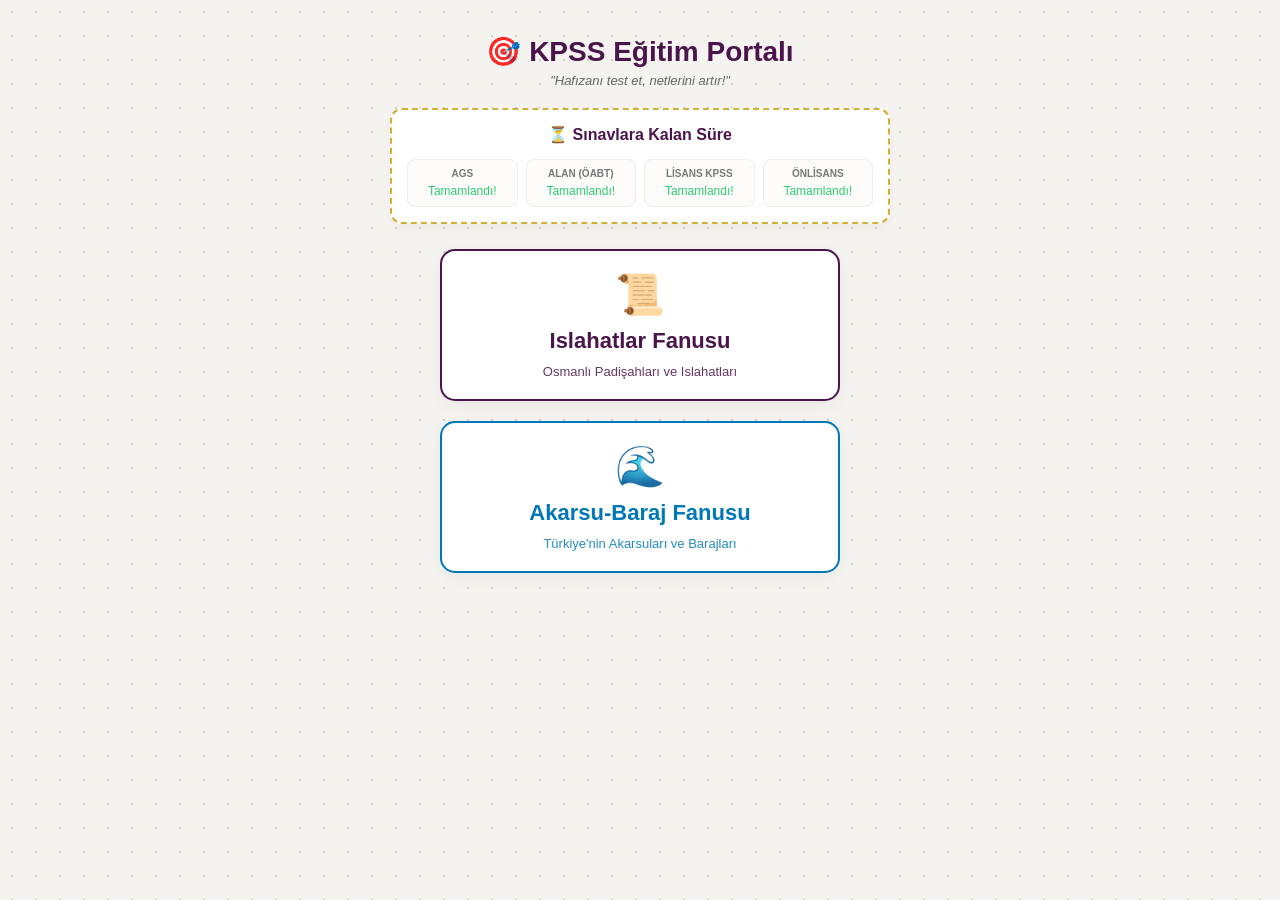
<file: index.html>
<!DOCTYPE html>
<html lang="tr">
<head>
    <meta charset="UTF-8">
    <meta name="viewport" content="width=device-width, initial-scale=1.0">
    <title>KPSS Eğitim Portalı</title>
    <link rel="icon" type="image/jpeg" href="https://pbs.twimg.com/profile_images/1626359005951795201/hZun5XbZ_400x400.jpg">
    <style>
        :root {
            --ottoman-purple: #4A154B; 
            --ottoman-gold: #D4AF37;
        }
        body {
            font-family: 'Segoe UI', Tahoma, Geneva, Verdana, sans-serif;
            background-color: #f5f3ef;
            background-image: radial-gradient(#d3cbbd 1.5px, transparent 1.5px);
            background-size: 24px 24px;
            margin: 0;
            padding: 15px;
            display: flex;
            flex-direction: column;
            align-items: center;
        }
        .header {
            text-align: center;
            margin-top: 20px;
            margin-bottom: 20px;
        }
        .header h1 {
            color: var(--ottoman-purple);
            font-size: 28px;
            margin: 0 0 5px 0;
        }
        .header p {
            color: #666;
            margin: 0;
            font-style: italic;
            font-size: 13px;
        }

        /* --- SAYAÇ TASARIMI --- */
        .countdown-wrapper {
            width: 100%;
            max-width: 500px;
            background: white;
            border: 2px dashed var(--ottoman-gold);
            border-radius: 12px;
            padding: 15px;
            text-align: center;
            margin-bottom: 25px;
            box-shadow: 0 4px 10px rgba(0,0,0,0.03);
            box-sizing: border-box;
        }
        .countdown-wrapper h2 {
            font-size: 16px; 
            color: var(--ottoman-purple); 
            margin: 0 0 15px 0;
        }
        .countdown-grid {
            display: grid;
            grid-template-columns: repeat(4, 1fr);
            gap: 8px;
        }
        .countdown-card {
            background: #fdfcfa;
            border: 1px solid #eee;
            border-radius: 8px;
            padding: 8px 4px;
            display: flex;
            flex-direction: column;
            justify-content: center;
        }
        .countdown-card .exam-name {
            font-size: 10px;
            font-weight: 800;
            color: #777;
            margin-bottom: 5px;
        }
        .countdown-card .timer {
            font-size: 15px;
            color: var(--ottoman-purple);
        }

        /* --- OYUN MENÜSÜ TASARIMI --- */
        .portal-container {
            display: flex;
            flex-direction: column;
            align-items: center;
            width: 100%;
            gap: 20px;
        }
        .game-card {
            background: white;
            border: 2px solid var(--ottoman-purple);
            border-radius: 15px;
            padding: 20px;
            width: 100%;
            max-width: 400px;
            text-align: center;
            cursor: pointer;
            transition: all 0.3s ease;
            text-decoration: none;
            color: var(--ottoman-purple);
            box-shadow: 0 4px 15px rgba(0,0,0,0.05);
            box-sizing: border-box;
        }
        .game-card:hover {
            transform: translateY(-5px);
            background-color: var(--ottoman-purple);
            color: white;
        }
        .game-card h2 { margin: 0 0 10px 0; font-size: 22px; }
        .game-card p { margin: 0; font-size: 13px; opacity: 0.85; }
        
        /* Coğrafya Butonuna Özel Renk */
        .coğrafya-card { border-color: #0077b6; color: #0077b6; }
        .coğrafya-card:hover { background-color: #0077b6; color: white; }

        /* Mobil Uyum İçin Sayaç Kırılımı */
        @media (max-width: 450px) {
            .countdown-grid { grid-template-columns: repeat(2, 1fr); }
        }
    </style>
</head>
<body>

    <div class="header">
        <h1>🎯 KPSS Eğitim Portalı</h1>
        <p>"Hafızanı test et, netlerini artır!"</p>
    </div>

    <div class="countdown-wrapper">
        <h2>⏳ Sınavlara Kalan Süre</h2>
        <div class="countdown-grid">
            <div class="countdown-card">
                <span class="exam-name">AGS</span>
                <span class="timer" id="timer-ags">...</span>
            </div>
            <div class="countdown-card">
                <span class="exam-name">ALAN (ÖABT)</span>
                <span class="timer" id="timer-alan">...</span>
            </div>
            <div class="countdown-card">
                <span class="exam-name">LİSANS KPSS</span>
                <span class="timer" id="timer-lisans">...</span>
            </div>
            <div class="countdown-card">
                <span class="exam-name">ÖNLİSANS</span>
                <span class="timer" id="timer-onlisans">...</span>
            </div>
        </div>
    </div>

    <div class="portal-container">
        <a href="/tarih/islahatlar.html" class="game-card">
            <div style="font-size: 40px; margin-bottom: 10px;">📜</div>
            <h2>Islahatlar Fanusu</h2>
            <p>Osmanlı Padişahları ve Islahatları</p>
        </a>

        <a href="/cografya/baraj.html" class="game-card coğrafya-card">
            <div style="font-size: 40px; margin-bottom: 10px;">🌊</div>
            <h2>Akarsu-Baraj Fanusu</h2>
            <p>Türkiye'nin Akarsuları ve Barajları</p>
        </a>
    </div>

    <script>
        // 2026 ÖSYM Takvimi - Milisaniye Çevirimi
        const examDates = {
            ags: new Date("July 12, 2026 10:15:00").getTime(),
            alan: new Date("July 12, 2026 10:15:00").getTime(),
            lisans: new Date("September 6, 2026 10:15:00").getTime(),
            onlisans: new Date("October 4, 2026 10:15:00").getTime()
        };

        function updateCounters() {
            const now = new Date().getTime();

            for (const [exam, date] of Object.entries(examDates)) {
                const distance = date - now;
                const element = document.getElementById(`timer-${exam}`);

                if (distance < 0) {
                    element.innerHTML = "Tamamlandı!";
                    element.style.color = "#2ecc71"; // Sınav bittiğinde yeşil olur
                    element.style.fontSize = "12px";
                } else {
                    const days = Math.floor(distance / (1000 * 60 * 60 * 24));
                    element.innerHTML = `<strong>${days}</strong> Gün`;
                }
            }
        }

        // Sayfa yüklendiğinde hesapla ve yazdır
        updateCounters();
        // Gün döngüleri için her 1 saatte bir arka planda rakamları kontrol et
        setInterval(updateCounters, 1000 * 60 * 60);
    </script>
</body>
</html>
</file>
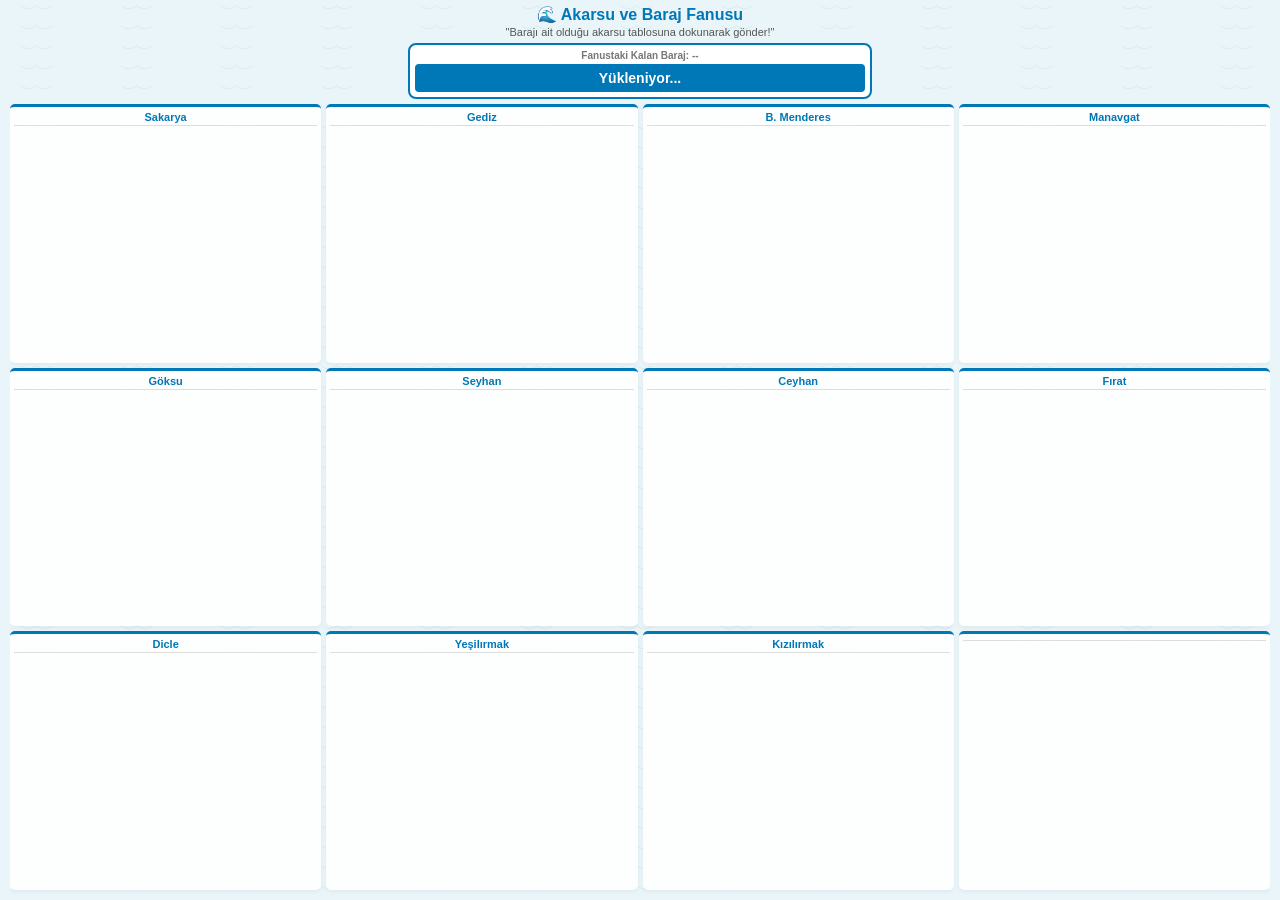
<file: cografya/baraj.html>
<!DOCTYPE html>
<html lang="tr">
<head>
    <meta charset="UTF-8">
    <meta name="viewport" content="width=device-width, initial-scale=1.0">
    <title>Akarsu - Baraj Fanusu</title>
    <link rel="stylesheet" href="baraj_style.css">
</head>
<body>
    <div class="header">
        <h1>🌊 Akarsu ve Baraj Fanusu</h1>
        <p>"Barajı ait olduğu akarsu tablosuna dokunarak gönder!"</p>
    </div>

    <div class="fanus-container" id="fanus-container">
        <div class="fanus-title" id="fanus-status">Fanustaki Kalan Baraj: --</div>
        <div class="islahat-card" id="current-card">Yükleniyor...</div>
    </div>

    <div class="akarsular-grid">
        <div class="akarsu-column" onclick="placeCard(0)"><div class="akarsu-name">Sakarya</div><div class="placed-cards-container" id="container-0"></div></div>
        <div class="akarsu-column" onclick="placeCard(1)"><div class="akarsu-name">Gediz</div><div class="placed-cards-container" id="container-1"></div></div>
        <div class="akarsu-column" onclick="placeCard(2)"><div class="akarsu-name">B. Menderes</div><div class="placed-cards-container" id="container-2"></div></div>
        <div class="akarsu-column" onclick="placeCard(3)"><div class="akarsu-name">Manavgat</div><div class="placed-cards-container" id="container-3"></div></div>
        
        <div class="akarsu-column" onclick="placeCard(4)"><div class="akarsu-name">Göksu</div><div class="placed-cards-container" id="container-4"></div></div>
        <div class="akarsu-column" onclick="placeCard(5)"><div class="akarsu-name">Seyhan</div><div class="placed-cards-container" id="container-5"></div></div>
        <div class="akarsu-column" onclick="placeCard(6)"><div class="akarsu-name">Ceyhan</div><div class="placed-cards-container" id="container-6"></div></div>
        <div class="akarsu-column" onclick="placeCard(7)"><div class="akarsu-name">Fırat</div><div class="placed-cards-container" id="container-7"></div></div>
        
        <div class="akarsu-column" onclick="placeCard(8)"><div class="akarsu-name">Dicle</div><div class="placed-cards-container" id="container-8"></div></div>
        <div class="akarsu-column" onclick="placeCard(9)"><div class="akarsu-name">Yeşilırmak</div><div class="placed-cards-container" id="container-9"></div></div>
        <div class="akarsu-column" onclick="placeCard(10)"><div class="akarsu-name">Kızılırmak</div><div class="placed-cards-container" id="container-10"></div></div>
        <div class="akarsu-column" onclick="placeCard(11)"><div class="akarsu-name">
</file>
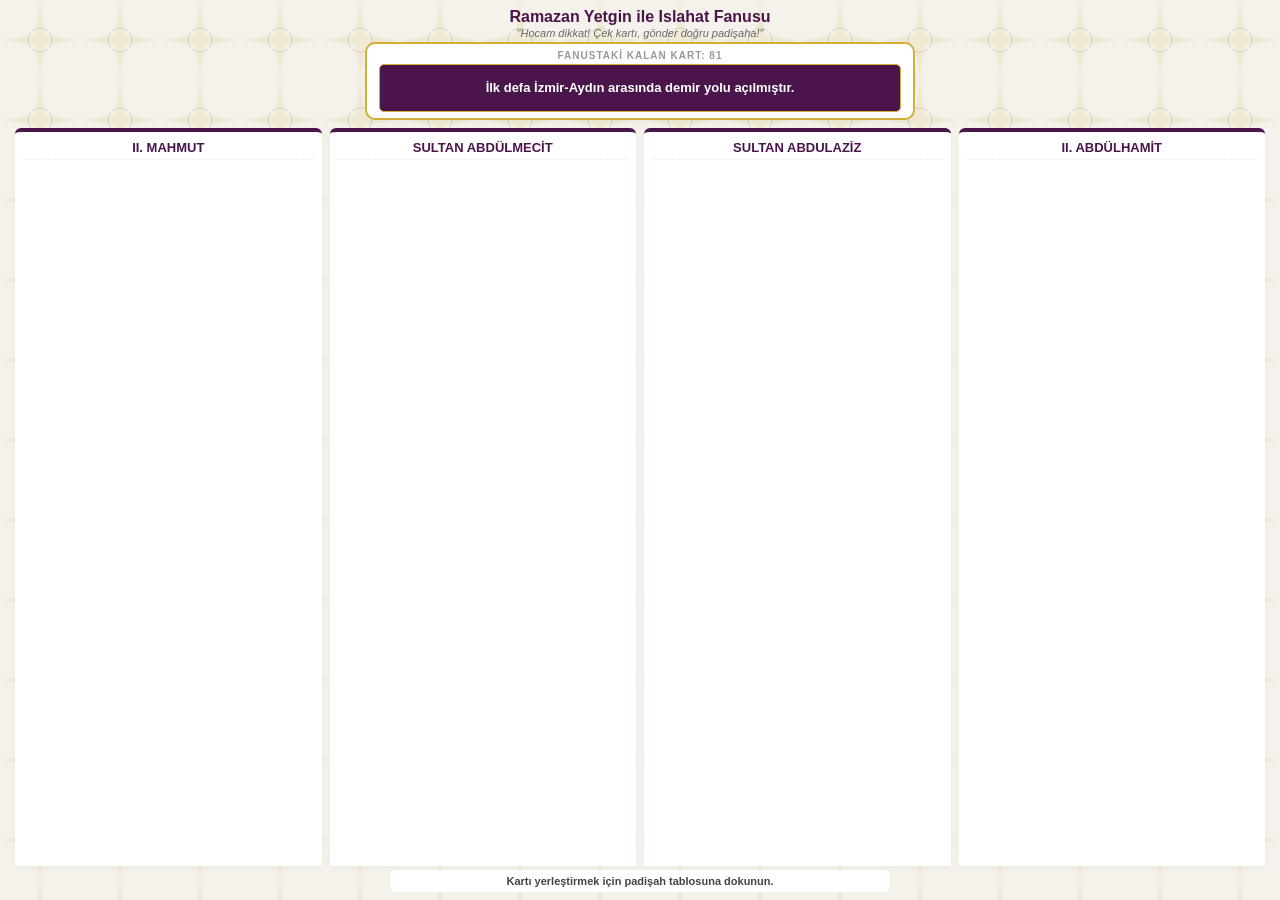
<file: tarih/islahatlar.html>
<!DOCTYPE html>
<html lang="tr">
<head>
    <meta charset="UTF-8">
    <meta name="viewport" content="width=device-width, initial-scale=1.0">
    <title>Islahat Fanusu</title>
    <link rel="icon" type="image/jpeg" href="/ry_kpss.jpg">
    <link rel="stylesheet" href="style.css">
</head>
<body>

    <div class="header">
        <h1>Ramazan Yetgin ile Islahat Fanusu</h1>
        <p>"Hocam dikkat! Çek kartı, gönder doğru padişaha!"</p>
    </div>

    <div class="fanus-container" id="fanus-container">
        <div class="fanus-title" id="fanus-status">Fanustaki Kalan Kart: --</div>
        <div class="islahat-card" id="current-card">
            </div>
    </div>

    <div class="padişahlar-grid">
        <div class="padişah-column" onclick="placeCard(0)">
            <div class="padişah-name">II. MAHMUT</div>
            <div class="placed-cards-container" id="container-0"></div>
        </div>

        <div class="padişah-column" onclick="placeCard(1)">
            <div class="padişah-name">SULTAN ABDÜLMECİT</div>
            <div class="placed-cards-container" id="container-1"></div>
        </div>

        <div class="padişah-column" onclick="placeCard(2)">
            <div class="padişah-name">SULTAN ABDULAZİZ</div>
            <div class="placed-cards-container" id="container-2"></div>
        </div>

        <div class="padişah-column" onclick="placeCard(3)">
            <div class="padişah-name">II. ABDÜLHAMİT</div>
            <div class="placed-cards-container" id="container-3"></div>
        </div>
    </div>

    <div class="action-container">
        <div class="status-info" id="game-info">Kartı yerleştirmek için padişah tablosuna dokunun.</div>
        <button class="btn" id="restart-btn" onclick="initGame()">Fanusu Yeniden Doldur ve Karıştır</button>
    </div>

    <script src="islahat.js"></script>
</body>
</html>
</file>
<file: cografya/baraj_style.css>
:root {
    --water-blue: #0077b6; 
    --nature-green: #2a9d8f;
    --correct-green: #2ecc71;
    --wrong-red: #e74c3c;
    --bg-color: #e9f5f8;
}

html, body { height: 100%; margin: 0; padding: 0; overflow: hidden; }

body {
    font-family: 'Segoe UI', sans-serif;
    background-color: var(--bg-color);
    display: flex;
    flex-direction: column;
    background-image: url("data:image/svg+xml,%3Csvg xmlns='http://www.w3.org/2000/svg' width='100' height='20' viewBox='0 0 100 20'%3E%3Cpath d='M21.1,5.8c0,0,3.9,3,7.8,3s7.8-3,7.8-3s3.9,3,7.8,3s7.8-3,7.8-3' fill='none' stroke='%230077b6' stroke-width='0.5' opacity='0.15'/%3E%3C/svg%3E");
    padding: 5px 10px;
    box-sizing: border-box;
}

.header h1 { color: var(--water-blue); font-size: 16px; margin: 0 0 2px 0; text-align: center; }
.header p { font-size: 11px; text-align: center; color: #555; margin: 0 0 5px 0; }

.fanus-container {
    background: white; border: 2px solid var(--water-blue);
    border-radius: 8px; padding: 5px; text-align: center;
    margin: 0 auto 5px auto; width: 100%; max-width: 450px; flex-shrink: 0;
}

.fanus-title { font-size: 10px; color: #777; font-weight: bold; margin-bottom: 3px; }
.islahat-card { background-color: var(--water-blue); color: white; padding: 6px; border-radius: 4px; font-size: 14px; font-weight: bold; }

/* 12'Lİ KOMPAKT IZGARA SİSTEMİ */
.akarsular-grid {
    display: grid;
    grid-template-columns: repeat(4, 1fr); /* Masaüstünde 4 yan yana */
    gap: 5px;
    flex-grow: 1;
    overflow-y: auto; /* Ekran küçülürse aşağı kaydırma izni */
    padding-bottom: 5px;
    scrollbar-width: none;
}
.akarsular-grid::-webkit-scrollbar { display: none; }

.akarsu-column {
    background-color: rgba(255, 255, 255, 0.9);
    border-top: 3px solid var(--water-blue);
    border-radius: 5px;
    padding: 4px;
    display: flex;
    flex-direction: column;
    cursor: pointer;
    box-shadow: 0 2px 4px rgba(0,0,0,0.05);
    min-height: 80px; /* En az yüksekliği kısalttık */
}

.akarsu-name {
    font-size: 11px; font-weight: bold; color: var(--water-blue);
    text-align: center; margin-bottom: 4px; border-bottom: 1px solid #ddd; padding-bottom: 2px;
}

.placed-cards-container { display: flex; flex-direction: column; gap: 2px; }

.placed-card {
    background-color: #023e8a; color: white; padding: 3px 4px;
    border-radius: 2px; font-size: 9px; text-align: center;
    line-height: 1.1;
}

.placed-card.correct { background-color: var(--correct-green) !important; }
.placed-card.wrong { background-color: var(--wrong-red) !important; }

.action-container { text-align: center; flex-shrink: 0; padding-top: 4px; }
.status-info { font-size: 11px; font-weight: bold; background: white; padding: 4px; border-radius: 4px; margin-bottom: 4px;}
.btn { background-color: var(--water-blue); color: white; border: none; padding: 6px 12px; font-size: 12px; border-radius: 4px; cursor: pointer; display: none; margin: 0 auto;}
.back-link { text-decoration: none; color: var(--water-blue); font-size: 11px; font-weight: bold; }

/* EKRAN KÜÇÜLDÜKÇE DEVREYE GİRECEK KURALLAR */
@media (max-width: 800px) {
    .akarsular-grid { grid-template-columns: repeat(3, 1fr); } /* Tablette 3 yan yana */
}
@media (max-width: 500px) {
    .akarsular-grid { grid-template-columns: repeat(2, 1fr); } /* Mobilde 2 yan yana */
    .akarsu-column { min-height: 70px; }
}
</file>
<file: tarih/style.css>
:root {
    --ottoman-purple: #4A154B; 
    --ottoman-gold: #D4AF37;
    --correct-green: #2ecc71;
    --wrong-red: #e74c3c;
    --bg-color: #f5f3ef;
    --padişah-bg: #ffffff;
}

html, body {
    height: 100%;
    margin: 0;
    padding: 0;
    overflow: hidden; /* Ana sayfanın aşağı kaymasını (global scrollbar) tamamen engeller */
}

body {
    font-family: 'Segoe UI', Tahoma, Geneva, Verdana, sans-serif;
    background-color: #f5f2eb; /* Tarihi ferman / parşömen zemin rengi */
    display: flex;
    flex-direction: column;
    /* Osmanlı Yıldızı ve Çini Motifi (Özel Kodlanmış Arka Plan) */
    background-image: url("data:image/svg+xml,%3Csvg xmlns='http://www.w3.org/2000/svg' width='80' height='80' viewBox='0 0 80 80'%3E%3Cpath d='M40 0 L45 35 L80 40 L45 45 L40 80 L35 45 L0 40 L35 35 Z' fill='%23D4AF37' fill-opacity='0.12'/%3E%3Ccircle cx='40' cy='40' r='12' fill='none' stroke='%234A154B' stroke-width='1' stroke-opacity='0.15'/%3E%3C/svg%3E");
    background-size: 80px 80px;
    user-select: none;
    box-sizing: border-box;
    padding: 8px 15px;
}

/* Küçültülmüş Üst Başlık Alanı */
.header {
    text-align: center;
    margin-bottom: 3px;
    flex-shrink: 0; /* Elemanın dikeyde büzüşmesini önler */
}

.header h1 {
    color: var(--ottoman-purple);
    margin: 0 0 1px 0;
    font-size: 16px; /* Başlık alanı daraltıldı */
    font-weight: 800;
}

.header p {
    color: #666;
    margin: 0;
    font-style: italic;
    font-size: 11px;
}

/* Küçültülmüş Fanus Alanı */
.fanus-container {
    background: white;
    border: 2px solid var(--ottoman-gold);
    border-radius: 10px;
    width: 100%;
    max-width: 550px;
    padding: 6px 12px;
    text-align: center;
    box-shadow: 0 3px 10px rgba(0,0,0,0.03);
    margin: 0 auto 8px auto;
    box-sizing: border-box;
    flex-shrink: 0;
}

.fanus-title {
    font-size: 10px;
    text-transform: uppercase;
    letter-spacing: 1px;
    color: #999;
    margin-bottom: 3px;
    font-weight: bold;
}

.islahat-card {
    background-color: var(--ottoman-purple);
    color: white;
    padding: 8px 12px;
    border-radius: 5px;
    font-size: 13px;
    font-weight: 600;
    line-height: 1.3;
    min-height: 30px;
    display: flex;
    align-items: center;
    justify-content: center;
    border: 1px solid var(--ottoman-gold);
}

/* Maksimum Boyutlu Ana Oyun Alanı - Ekranın Kalan Tüm Boşluğunu Doldurur */
.padişahlar-grid {
    display: grid;
    grid-template-columns: repeat(4, 1fr); /* Masaüstünde 4 padişah yan yana */
    gap: 8px;
    width: 100%;
    flex-grow: 1; /* Tabloları dikeyde en alta kadar esnetir */
    margin-bottom: 4px;
    min-height: 0; /* İçerideki kaydırma yapısının (overflow) çalışması için kritik ayar */
}

/* Padişah Sütunları */
.padişah-column {
    background-color: var(--padişah-bg);
    border-top: 4px solid var(--ottoman-purple);
    border-radius: 6px 6px 0 0;
    padding: 8px;
    box-shadow: 0 3px 10px rgba(0,0,0,0.03);
    display: flex;
    flex-direction: column;
    cursor: pointer;
    transition: background-color 0.15s;
    box-sizing: border-box;
    height: 100%; /* Bulunduğu grid alanı kadar tam boy kaplar */
    min-height: 0;
}

.padişah-column:hover {
    background-color: #fffdf9;
    border-top-color: var(--ottoman-gold);
}

.padişah-name {
    font-size: 13px;
    font-weight: 700;
    color: var(--ottoman-purple);
    text-align: center;
    margin-bottom: 6px;
    border-bottom: 1px dashed #eee;
    padding-bottom: 4px;
    flex-shrink: 0;
}

/* Sütun İçindeki Taşmayı Önleyen Konteyner */
.placed-cards-container {
    display: flex;
    flex-direction: column;
    gap: 3px; /* Kartların arasındaki boşluk daraltıldı */
    flex-grow: 1;
    overflow-y: auto; /* Kartlar çok birikirse sütun aşağı uzamaz, içeride taşar ve kayar */
    padding-right: 2px;
}

/* Çirkin Gri Scrollbar'ı Gizleme Komutları (Modern ve Akıcı Görünüm) */
.placed-cards-container::-webkit-scrollbar {
    width: 0px;
    background: transparent;
}
.placed-cards-container {
    -ms-overflow-style: none; /* IE ve Edge */
    scrollbar-width: none; /* Firefox */
}

/* Küçültülmüş ve Kompakt Yerleştirilmiş Kartlar (Badge Tarzı) */
.placed-card {
    background-color: #5c1d5e;
    color: white;
    padding: 4px 6px; /* Kart dikey yüksekliği azaltıldı */
    border-radius: 3px;
    font-size: 10px; /* Yazı boyutu küçültüldü */
    line-height: 1.25;
    text-align: center;
    box-shadow: 0 1px 2px rgba(0,0,0,0.04);
    word-wrap: break-word; /* Uzun kelimelerin kutuyu patlatmasını önler */
    animation: popIn 0.15s ease;
}

/* Oyun Sonu Renk Değişim Durumları */
.placed-card.correct {
    background-color: var(--correct-green) !important;
}

.placed-card.wrong {
    background-color: var(--wrong-red) !important;
}

/* Alt Bilgi ve Kontrol Paneli */
.action-container {
    text-align: center;
    width: 100%;
    max-width: 500px;
    margin: 0 auto;
    flex-shrink: 0;
}

.btn {
    background-color: var(--ottoman-gold);
    color: white;
    border: none;
    padding: 8px 16px;
    font-size: 13px;
    font-weight: bold;
    border-radius: 5px;
    cursor: pointer;
    width: 100%;
    box-shadow: 0 2px 6px rgba(212, 175, 55, 0.2);
    display: none;
}

.status-info {
    font-weight: bold;
    color: #444;
    font-size: 11px;
    background: white;
    padding: 5px;
    border-radius: 5px;
    box-shadow: 0 1px 4px rgba(0,0,0,0.02);
}

@keyframes popIn {
    0% { transform: scale(0.95); opacity: 0; }
    100% { transform: scale(1); opacity: 1; }
}

/* ==========================================================================
   MOBİL VE TABLET RESPONSIVE AYARLARI (Sıfır Taşma Garantisi)
   ========================================================================== */

/* Tabletler ve Orta Ekranlar İçin (Ekran Genişliği 950px altı) */
@media (max-width: 950px) {
    .padişahlar-grid {
        grid-template-columns: repeat(2, 1fr); /* 2 yan yana, 2 alt alta düzen */
        gap: 8px;
    }
    
    .padişah-column {
        height: 100%;
        min-height: 0;
    }
}

/* Akıllı Telefonlar İçin (Ekran Genişliği 550px ve altı) */
@media (max-width: 550px) {
    body {
        padding: 5px 8px; /* Mobilde kenar boşlukları minimuma çekildi */
    }

    .header h1 {
        font-size: 14px; /* Başlık telefonda ekrana tam sığsın */
    }

    .header p {
        font-size: 10px;
    }

    .fanus-container {
        padding: 5px 10px;
        margin-bottom: 6px;
    }

    .islahat-card {
        font-size: 12px;
        padding: 6px 10px;
        min-height: 25px;
    }

    /* 2x2 Mobil Padişah Matrisi */
    .padişahlar-grid {
        grid-template-columns: repeat(2, 1fr); /* Telefon dik konumdayken bile 2'li kalır, aşağı taşmaz */
        gap: 6px;
    }

    .padişah-column {
        padding: 5px;
        border-top-width: 3px; /* Üst ince şerit çizgi bir tık inceltildi */
    }

    .padişah-name {
        font-size: 12px;
        margin-bottom: 4px;
        padding-bottom: 2px;
    }

    /* Telefon Ekranındaki İncecik Kartlar */
    .placed-card {
        padding: 3px 5px;
        font-size: 9px; /* Telefonda hem okunabilir hem de çok az yer kaplar */
        border-radius: 2px;
    }

    .status-info {
        font-size: 10px;
        padding: 4px;
    }
}

/* Çok Küçük / Kısa Ekranlı Telefonlar İçin Ekstra Koruma (Dikey Filtre) */
@media (max-height: 600px) {
    .padişah-name {
        font-size: 11px;
        margin-bottom: 2px;
    }
    .fanus-container {
        display: block;
    }
}
</file>
